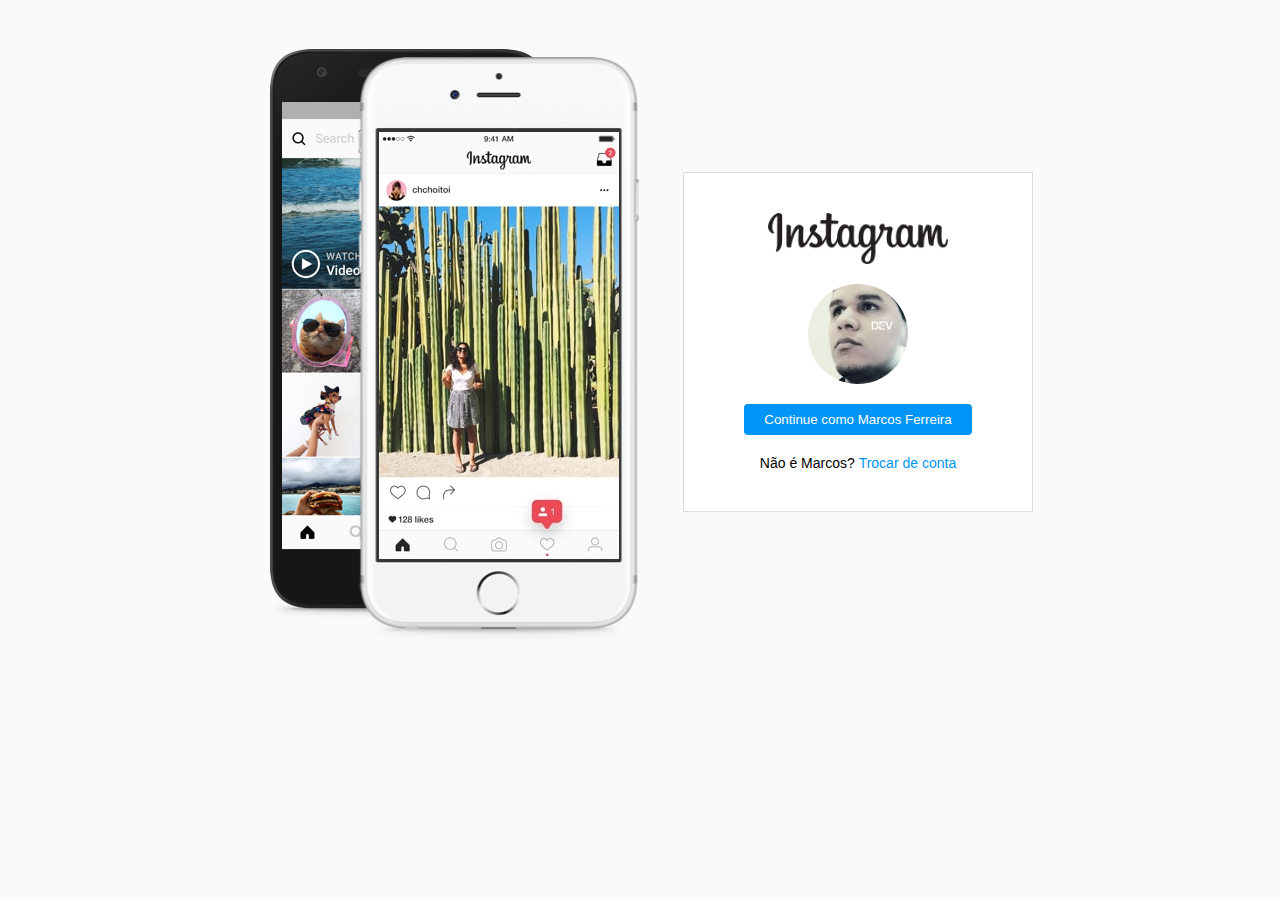
<file: index.html>
<!DOCTYPE html>
<html lang="pt-BR">

<head>
  <meta charset="UTF-8">
  <meta http-equiv="X-UA-Compatible" content="IE=edge">
  <meta name="viewport" content="width=device-width, initial-scale=1.0">
  <title>Instagram</title>
  <link rel="stylesheet" href="assets/css/styles.css">
</head>

<body>
  <main>
    <section class="login">
      <div class="instagram-smartphones">
        <img src="./assets/img/01-sreen-mobile.jpg" alt="home instragram">
      </div>
      <div class="instagram-continue">
        <img src="./assets/img/instagram-logo.png" alt="logo instagram" class="logo">
        <img src="./assets/img/profile.jpg" alt="profile" class="profile">

        <button class="continue-facebook">
          Continue como Marcos Ferreira
        </button>

        <p>
          Não é Marcos? <a href="./login.html">Trocar de conta</a>
        </p>
      </div>
    </section>
  </main>
</body>

</html>
</file>
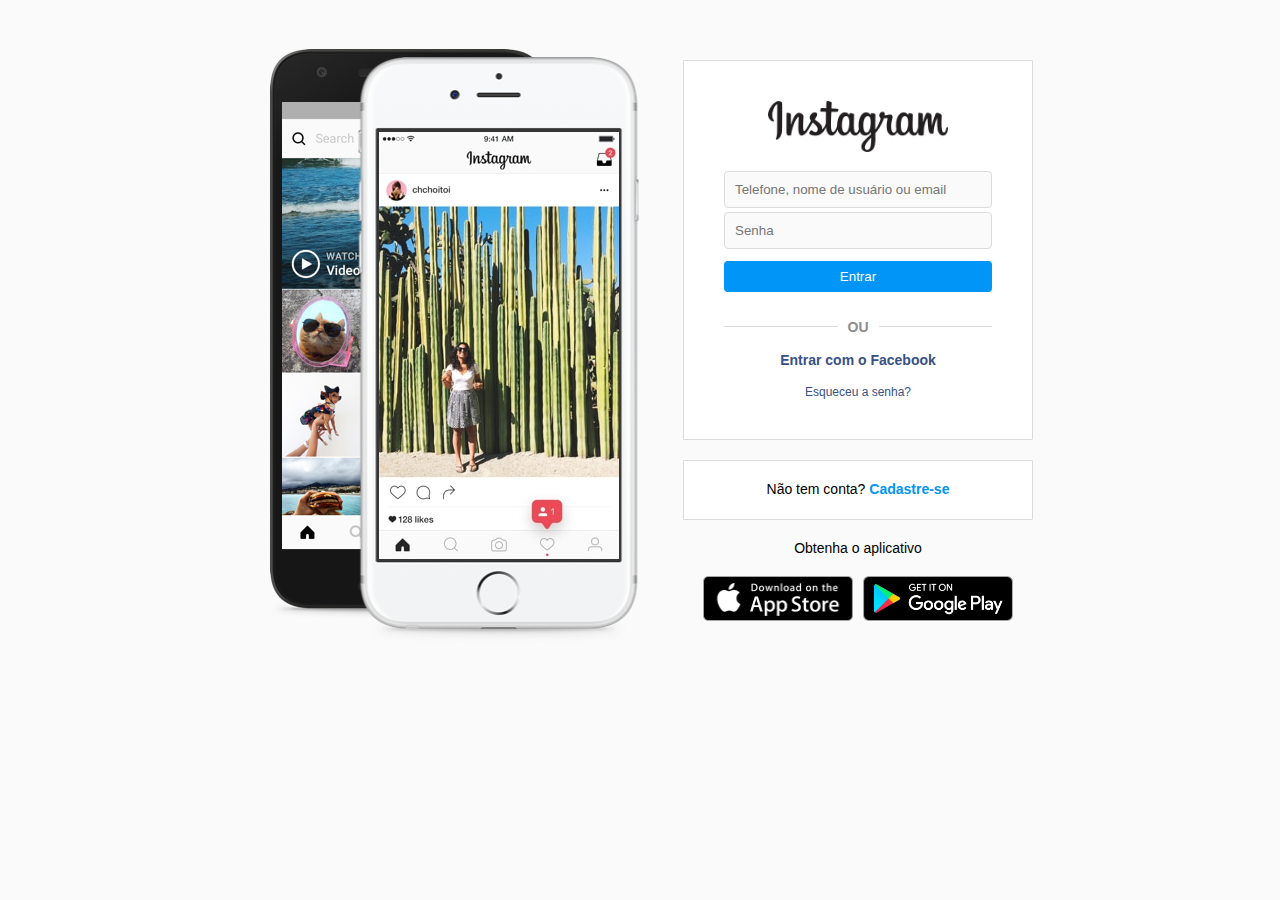
<file: login.html>
<!DOCTYPE html>
<html lang="pt-BR">

<head>
  <meta charset="UTF-8">
  <meta http-equiv="X-UA-Compatible" content="IE=edge">
  <meta name="viewport" content="width=device-width, initial-scale=1.0">
  <title>Instagram</title>
  <link rel="stylesheet" href="assets/css/styles.css">
</head>

<body>
  <main>
    <section class="login">
      <div class="instagram-smartphones">
        <img src="./assets/img/01-sreen-mobile.jpg" alt="home instragram">
      </div>
      <div class="wrapper-authentication">
        <div class="instagram-authentication">
          <img src="./assets/img/instagram-logo.png" alt="logo instagram" class="logo">

          <form action="./index.html">
            <input type="text" name="user" placeholder="Telefone, nome de usuário ou email">
            <input type="password" name="password" placeholder="Senha">
            <button type="submit" class="signin">
              Entrar
            </button>
          </form>

          <div class="separator">
            <div></div>
            <p>OU</p>
            <div></div>
          </div>

          <a href="https://fb.com" class="signin-facebook">Entrar com o Facebook</a>
          <small>
            <a href="https://fb.com">Esqueceu a senha?</a>
          </small>
        </div>

        <div class="instragram-signup">
          <p>Não tem conta? <a href="#">Cadastre-se</a></p>
        </div>

        <p>Obtenha o aplicativo</p>

        <div class="store">
          <a href="#">
            <img src="./assets/img/apple-button.png" alt="App Store">
          </a>
          <a href="#">
            <img src="./assets/img/googleplay-button.png" alt="Google Play">
          </a>
        </div>
      </div>
    </section>
  </main>
</body>

</html>
</file>
<file: assets/css/styles.css>
* {
  margin: 0;
  padding: 0;
  box-sizing: border-box;
  font-family: -apple-system, BlinkMacSystemFont, "Segoe UI", Roboto, Oxygen,
    Ubuntu, Cantarell, "Open Sans", "Helvetica Neue", sans-serif;
}

body {
  background-color: #fafafa;
  font-size: 14px;
}

button {
  cursor: pointer;
}

main {
  width: 100%;
  padding: 32px;
  background-color: #fafafa;
}

section.login {
  max-width: 824px;
  margin: 0 auto;
  display: flex;
  align-items: center;
  gap: 0px;
}

section.login > div.instagram-smartphones {
  width: 455px;
  height: 620px;
  background-image: url("../img/smartphones.png");

  position: relative;
}

section.login > div.instagram-smartphones > img {
  position: absolute;
  top: 100px;
  right: 64px;
}

section.login > div.instagram-continue {
  width: 350px;
  height: 340px;
  padding: 40px;
  border-radius: 1px;
  border: 1px solid #dbdbdb;
  background-color: #ffffff;

  display: flex;
  flex-direction: column;
  justify-content: space-between;
  align-items: center;
}

section.login > div.instagram-continue > img.logo {
  width: 180px;
}

section.login > div.instagram-continue > img.profile {
  width: 100px;
  border-radius: 50%;
}

section.login > div.instagram-continue > button.continue-facebook {
  border: none;
  padding: 8px 20px;
  border-radius: 4px;
  color: #fff;
  background-color: #0095f6;
  font-weight: 500;
}

section.login > div.instagram-continue > p {
  font-size: 14px;
}

section.login > div.instagram-continue > p > a {
  text-decoration: none;
  font-weight: 500;
  color: #0095f6;
}

section.login > div.wrapper-authentication {
  display: flex;
  flex-direction: column;
  align-items: center;
  justify-content: center;
  gap: 20px;
}

section.login > div.wrapper-authentication > div.instagram-authentication {
  width: 350px;
  min-height: 380px;
  padding: 40px;
  border-radius: 1px;
  border: 1px solid #dbdbdb;
  background-color: #ffffff;

  display: flex;
  flex-direction: column;
  justify-content: space-between;
  align-items: center;
}

section.login
  > div.wrapper-authentication
  > div.instagram-authentication
  > img.logo {
  width: 180px;
}

section.login
  > div.wrapper-authentication
  > div.instagram-authentication
  > form {
  width: 100%;
}

section.login
  > div.wrapper-authentication
  > div.instagram-authentication
  > form
  > input {
  width: 100%;
  margin: 2px 0;
  padding: 10px;
  border-radius: 4px;
  border: 1px solid #dbdbdb;
  background-color: #fafafa;

  outline: none;
}

section.login
  > div.wrapper-authentication
  > div.instagram-authentication
  > form
  > button.signin {
  width: 100%;
  margin: 10px 0;
  padding: 8px 20px;
  border-radius: 4px;
  border: none;
  color: #fff;
  background-color: #0095f6;
  font-weight: 500;
}

section.login
  > div.wrapper-authentication
  > div.instagram-authentication
  > div.separator {
  width: 100%;
  display: flex;
  align-items: center;
  justify-content: center;
  gap: 10px;
}

section.login
  > div.wrapper-authentication
  > div.instagram-authentication
  > div.separator
  > div {
  width: 100%;
  height: 1px;
  background-color: #dbdbdb;
}

section.login
  > div.wrapper-authentication
  > div.instagram-authentication
  > div.separator
  > p {
  color: #8e8e8e;
  font-size: 14px;
  font-weight: 600;
  text-transform: uppercase;
}

section.login
  > div.wrapper-authentication
  > div.instagram-authentication
  > a.signin-facebook {
  text-decoration: none;
  color: #385185;
  font-size: 14px;
  font-weight: 600;
}

section.login
  > div.wrapper-authentication
  > div.instagram-authentication
  > small
  > a {
  text-decoration: none;
  color: #385185;
  font-size: 12px;
}

section.login > div.wrapper-authentication > div.instragram-signup {
  width: 350px;
  min-height: 60px;
  padding: 20px;
  border-radius: 1px;
  border: 1px solid #dbdbdb;
  background-color: #ffffff;

  display: flex;
  flex-direction: column;
  justify-content: space-between;
  align-items: center;
}

section.login > div.wrapper-authentication > div.instragram-signup > p {
  font-size: 14px;
}

section.login > div.wrapper-authentication > div.instragram-signup > p > a {
  font-size: 14px;
  text-decoration: none;
  color: #0095f6;
  font-weight: 600;
}

section.login > div.wrapper-authentication > div.store {
  display: flex;
  align-items: center;
  justify-content: center;
  gap: 10px;
}

section.login > div.wrapper-authentication > div.store a {
  text-decoration: none;
}

section.login > div.wrapper-authentication > div.store > a > img {
  width: 150px;
}

@media (max-width: 768px) {
  section.login {
    display: flex;
    flex-direction: column;
    align-items: center;
    justify-content: center;
  }

  section.login > div.instagram-smartphones {
    display: none;
  }
}

@media (max-width: 425px) {
  section.login > div.instagram-continue {
    padding: 0;
    background-color: transparent;
    border: none;
  }

  section.login > div.wrapper-authentication > div.instagram-authentication {
    background-color: transparent;
    border: none;
  }

  section.login > div.wrapper-authentication > div.instragram-signup {
    background-color: transparent;
    border: none;
  }
}
</file>
